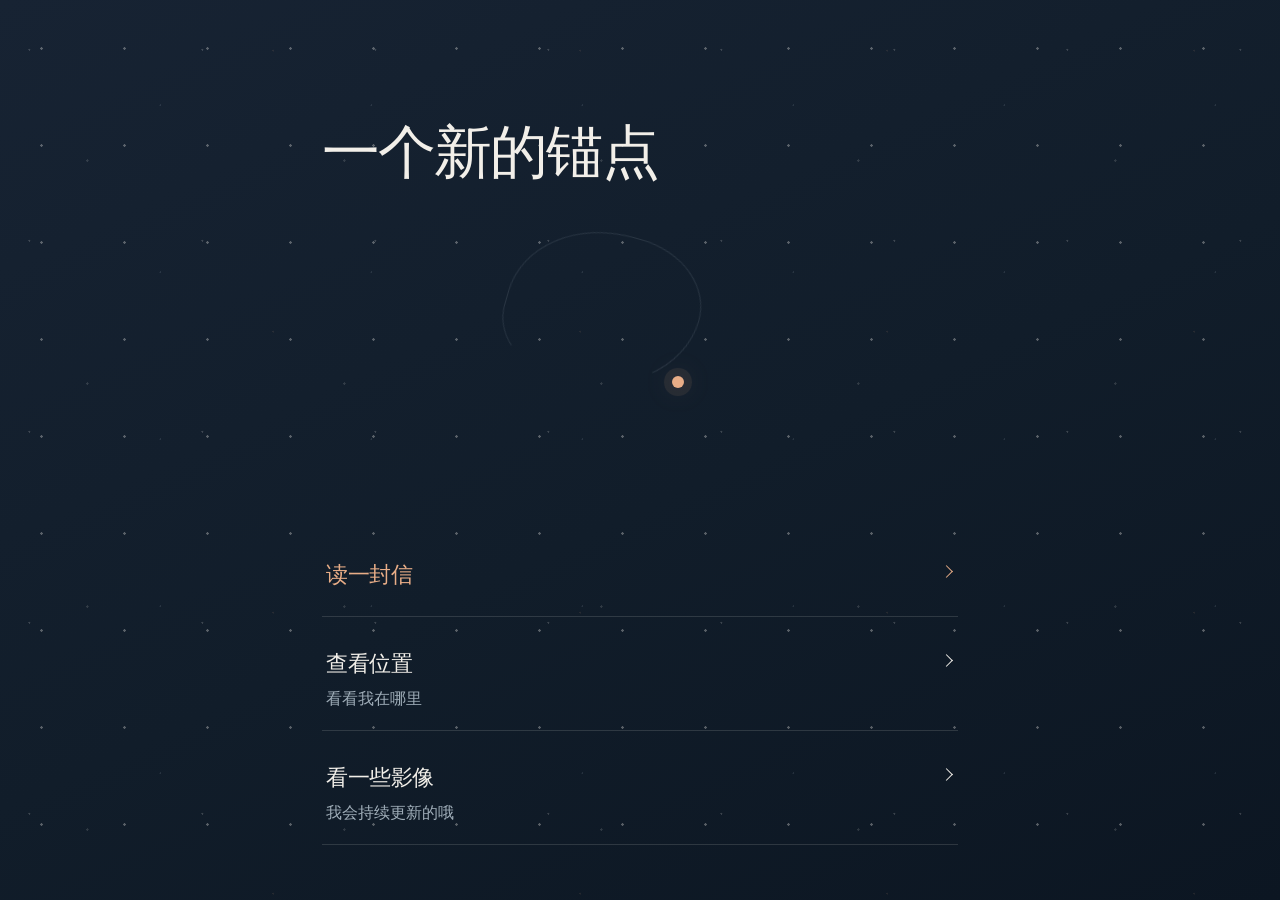
<file: static/index.html>
<!doctype html>
<html lang="zh-CN">
<head>
  <meta charset="utf-8">
  <meta name="viewport" content="width=device-width, initial-scale=1, viewport-fit=cover">
  <meta name="theme-color" content="#0C1622">
  <meta name="robots" content="noindex,nofollow,noarchive">
  <title>一个新的锚点</title>
  <link rel="stylesheet" href="/static/theme.css">
  <link rel="stylesheet" href="/static/experience.css">
</head>
<body>
  <!--
    THESIS: A calm personal anchor offers two voluntary paths and refuses card-based romantic spectacle.
    OWN-WORLD: Deep navy night, soft ivory text, muted blue-gray, one #E8AD87 warm coordinate; sparse CSS stars, fine rules, native controls.
    STORY: 访客 chooses letter or location, reads without pressure, unlocks one-way location, and arrives at the map.
    FIRST VIEWPORT: “一个新的锚点” sits above a centered orbit/anchor with two full-width text actions below; the letter is primary on first visit.
    FORM: Spatial index, seed key starfield-coordinate.
    FINISH: unreviewed and undocumented is unfinished; this build ends with the finish review, the verdict, DESIGN.md, and every shipping raster carrying its provenance.
  -->
  <div class="star-field" aria-hidden="true"></div>

  <main class="experience-shell" id="experience-shell">
    <section class="experience-view entry-view" id="view-entry" aria-labelledby="entry-title">
      <div class="entry-context">
        <h1 id="entry-title">一个新的锚点</h1>
        <span class="anchor-point" aria-hidden="true"></span>
      </div>

      <div class="entry-actions" aria-label="选择入口">
        <button id="open-letter" type="button" data-priority="primary">
          <span data-copy="letter-title">读一封信</span>
          <small data-copy="letter-description">有几句话，想安静地留在这里。</small>
        </button>
        <button id="open-location" type="button">
          <span data-copy="location-title">查看位置</span>
          <small data-copy="location-description">直接看看我现在在哪里。</small>
        </button>
        <button id="open-videos" type="button">
          <span data-copy="videos-title">看一些影像</span>
          <small data-copy="videos-description">把一些画面留在这里。</small>
        </button>
      </div>
    </section>

    <article class="experience-view letter-view" id="view-letter" aria-labelledby="letter-title" data-letter-mode="full" hidden>
      <header class="view-header">
        <button class="back-button" id="letter-back" type="button">返回</button>
        <h1 id="letter-title">一封信</h1>
      </header>
      <div class="letter-copy" id="letter-copy">
        <div id="letter-opening">
          <p>你好，这是一封示例信。</p>
          <p>欢迎来到这个新的锚点。</p>
        </div>
        <div id="letter-body" aria-label="信件正文">
          <p>这里是一段示例正文。你可以把它替换成任何想写给访客的内容。</p>
          <p>正文内容统一放在 static/content.js 里配置，改完刷新页面即可生效。</p>
          <p>这一页只在访客主动输入访问码之后才会展示位置。</p>
          <p>示例段落：这里可以放第二段正文。</p>
          <p>示例段落：这里可以放第三段正文。</p>
          <p>示例段落：这里可以放第四段正文。</p>
          <p>示例段落：这里可以放第五段正文。</p>
          <p>示例段落：这里可以放最后一段正文。</p>
        </div>
        <div class="letter-playback-controls" aria-label="信件播放控制">
          <button id="letter-pause" type="button">暂停</button>
          <button id="letter-full" type="button">阅读全文</button>
        </div>
        <div id="letter-closing">
          <p>这里只会展示站主的位置，不会获取访客的定位，所以站主看不到你在哪里。</p>
          <p>访客打开这个页面时，站主不会收到任何通知。</p>
          <p>这个站点主要用于演示单向位置分享。</p>
        </div>
      </div>
      <button class="continue-button" id="letter-continue" type="button">继续前往位置</button>
    </article>

    <section class="experience-view videos-view" id="view-videos" aria-labelledby="videos-heading" hidden>
      <header class="view-header">
        <button class="back-button" id="videos-back" type="button">返回</button>
        <h1 id="videos-heading">一些影像</h1>
      </header>
      <p class="videos-feedback" id="videos-feedback" aria-live="polite"></p>
      <div class="video-stage" id="video-stage">
        <div class="video-list" id="video-list"></div>
        <p class="video-caption" id="video-caption"></p>
      </div>
      <div class="video-controls" id="video-controls" hidden>
        <button class="video-nav" id="video-prev" type="button" aria-label="上一个影像">←</button>
        <p class="video-counter" id="video-counter" aria-live="polite"></p>
        <button class="video-nav" id="video-next" type="button" aria-label="下一个影像">→</button>
      </div>
    </section>

    <section class="experience-view transition-view" id="view-transition" aria-label="正在前往位置" hidden>
      <div id="transition-copy"></div>
      <span class="traveling-anchor" aria-hidden="true"></span>
    </section>

    <section class="experience-view password-view" id="view-password" aria-labelledby="password-title" hidden>
      <button class="back-button" id="password-back" type="button">返回</button>
      <div class="password-content">
        <h1 id="password-title">查看位置</h1>
        <p id="password-hint">访问码是 6 位数字，请向站主索取。</p>
        <div class="otp" id="otp" role="group" aria-label="六位访问码">
          <input type="text" inputmode="numeric" pattern="[0-9]*" maxlength="1" autocomplete="one-time-code" aria-label="访问码第 1 位">
          <input type="text" inputmode="numeric" pattern="[0-9]*" maxlength="1" aria-label="访问码第 2 位">
          <input type="text" inputmode="numeric" pattern="[0-9]*" maxlength="1" aria-label="访问码第 3 位">
          <input type="text" inputmode="numeric" pattern="[0-9]*" maxlength="1" aria-label="访问码第 4 位">
          <input type="text" inputmode="numeric" pattern="[0-9]*" maxlength="1" aria-label="访问码第 5 位">
          <input type="text" inputmode="numeric" pattern="[0-9]*" maxlength="1" aria-label="访问码第 6 位">
        </div>
        <p id="password-feedback" aria-live="polite"></p>
      </div>
    </section>

    <noscript>
      <article class="letter-view" aria-labelledby="noscript-letter-title">
        <header class="view-header">
          <h1 id="noscript-letter-title">一封信</h1>
        </header>
        <div class="letter-copy">
          <div>
            <p>你好，这是一封示例信。</p>
            <p>欢迎来到这个新的锚点。</p>
          </div>
          <div>
            <p>这里是一段示例正文。你可以把它替换成任何想写给访客的内容。</p>
            <p>正文内容统一放在 static/content.js 里配置，改完刷新页面即可生效。</p>
            <p>这一页只在访客主动输入访问码之后才会展示位置。</p>
            <p>示例段落：这里可以放第二段正文。</p>
            <p>示例段落：这里可以放第三段正文。</p>
            <p>示例段落：这里可以放第四段正文。</p>
            <p>示例段落：这里可以放第五段正文。</p>
            <p>示例段落：这里可以放最后一段正文。</p>
          </div>
          <div>
            <p>这里只会展示站主的位置，不会获取访客的定位，所以站主看不到你在哪里。</p>
            <p>访客打开这个页面时，站主不会收到任何通知。</p>
            <p>这个站点主要用于演示单向位置分享。</p>
          </div>
        </div>
        <p class="noscript-note">查看位置和影像需要启用 JavaScript。</p>
      </article>
    </noscript>
  </main>

  <script src="/static/content.js"></script>
  <script src="/static/experience-core.js"></script>
  <script src="/static/experience.js"></script>
</body>
</html>
</file>
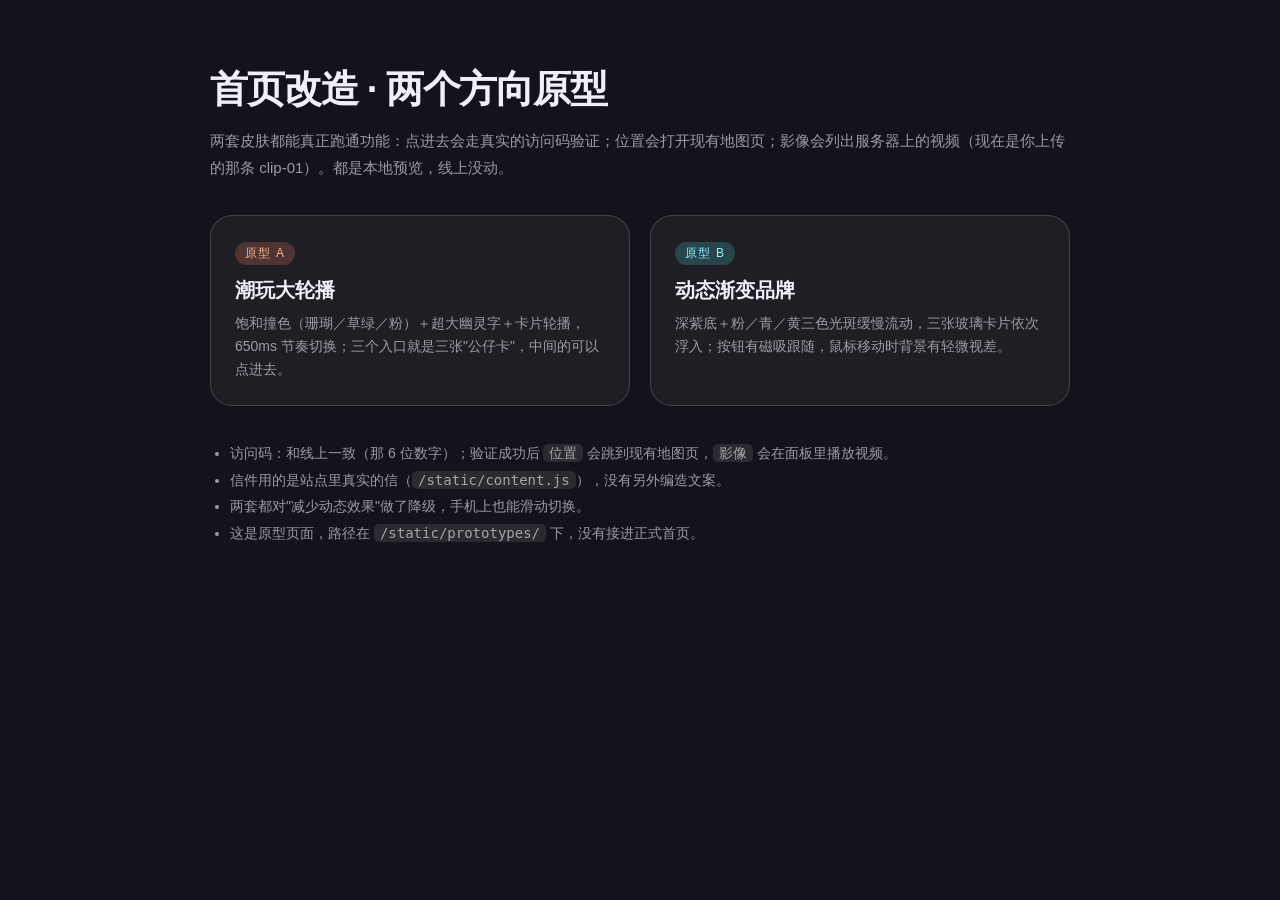
<file: static/prototypes/index.html>
<!doctype html>
<html lang="zh-CN">
<head>
<meta charset="utf-8">
<meta name="viewport" content="width=device-width, initial-scale=1">
<meta name="robots" content="noindex,nofollow,noarchive">
<title>首页改造原型 · 两个方向</title>
<style>
  :root { color-scheme: dark; }
  * { box-sizing: border-box; }
  body { margin: 0; padding: clamp(28px, 6vw, 64px) clamp(18px, 5vw, 48px);
         background: #14121a; color: #f2eef8; font-family: -apple-system, BlinkMacSystemFont, "PingFang SC", sans-serif; }
  main { max-width: 860px; margin-inline: auto; }
  h1 { margin: 0 0 12px; font-size: clamp(26px, 5vw, 38px); font-weight: 900; letter-spacing: -0.03em; }
  p.lede { margin: 0 0 34px; font-size: 15px; line-height: 1.8; color: rgba(242,238,248,.62); }
  .grid { display: grid; gap: 20px; grid-template-columns: repeat(auto-fit, minmax(280px, 1fr)); }
  a.card { display: block; padding: 26px 24px 24px; border-radius: 22px; text-decoration: none; color: inherit;
           border: 1px solid rgba(255,255,255,.16); background: rgba(255,255,255,.05);
           transition: transform 220ms ease, border-color 220ms ease, background 220ms ease; }
  a.card:hover { transform: translateY(-3px); border-color: rgba(255,255,255,.4); background: rgba(255,255,255,.09); }
  .tag { display: inline-block; margin-bottom: 12px; padding: 3px 10px; border-radius: 999px; font-size: 12px; letter-spacing: .1em; }
  .tag-a { background: rgba(244,132,95,.22); color: #ffb28f; }
  .tag-b { background: rgba(92,244,255,.18); color: #8ef1ff; }
  h2 { margin: 0 0 8px; font-size: 20px; }
  a.card p { margin: 0; font-size: 14px; line-height: 1.65; color: rgba(242,238,248,.6); }
  ul.notes { margin: 34px 0 0; padding-left: 20px; font-size: 14px; line-height: 1.9; color: rgba(242,238,248,.62); }
  code { background: rgba(255,255,255,.1); padding: 1px 6px; border-radius: 5px; }
</style>
</head>
<body>
  <main>
    <h1>首页改造 · 两个方向原型</h1>
    <p class="lede">两套皮肤都能真正跑通功能：点进去会走真实的访问码验证；位置会打开现有地图页；影像会列出服务器上的视频（现在是你上传的那条 clip-01）。都是本地预览，线上没动。</p>

    <div class="grid">
      <a class="card" href="/static/prototypes/toonhub/index.html">
        <span class="tag tag-a">原型 A</span>
        <h2>潮玩大轮播</h2>
        <p>饱和撞色（珊瑚／草绿／粉）＋超大幽灵字＋卡片轮播，650ms 节奏切换；三个入口就是三张"公仔卡"，中间的可以点进去。</p>
      </a>
      <a class="card" href="/static/prototypes/gradient/index.html">
        <span class="tag tag-b">原型 B</span>
        <h2>动态渐变品牌</h2>
        <p>深紫底＋粉／青／黄三色光斑缓慢流动，三张玻璃卡片依次浮入；按钮有磁吸跟随，鼠标移动时背景有轻微视差。</p>
      </a>
    </div>

    <ul class="notes">
      <li>访问码：和线上一致（那 6 位数字）；验证成功后 <code>位置</code> 会跳到现有地图页，<code>影像</code> 会在面板里播放视频。</li>
      <li>信件用的是站点里真实的信（<code>/static/content.js</code>），没有另外编造文案。</li>
      <li>两套都对"减少动态效果"做了降级，手机上也能滑动切换。</li>
      <li>这是原型页面，路径在 <code>/static/prototypes/</code> 下，没有接进正式首页。</li>
    </ul>
  </main>
</body>
</html>
</file>
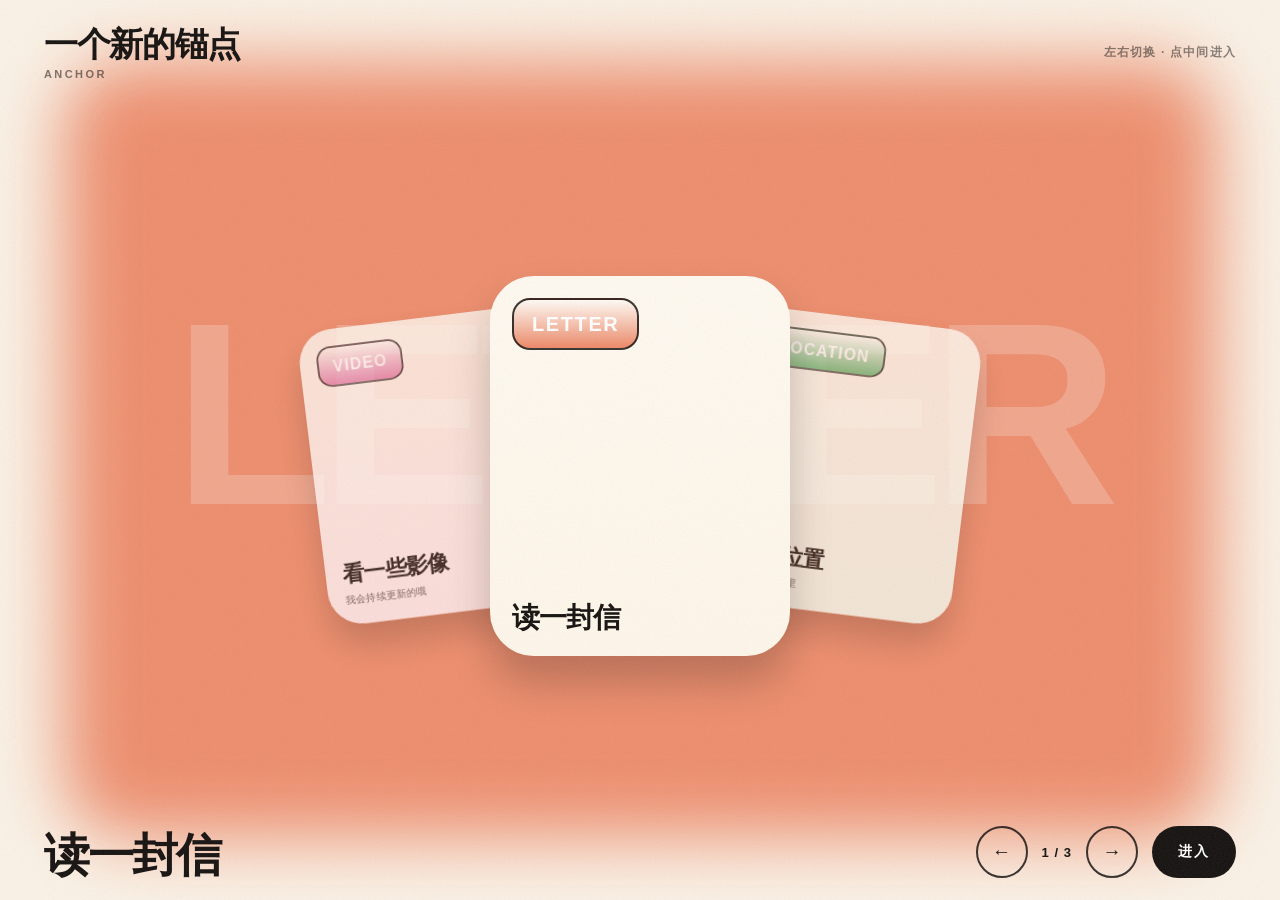
<file: static/home.html>
<!doctype html>
<html lang="zh-CN">
<head>
<meta charset="utf-8">
<meta name="viewport" content="width=device-width, initial-scale=1, viewport-fit=cover">
<meta name="theme-color" content="#FBF3E7">
<meta name="robots" content="noindex,nofollow,noarchive">
<title>欢迎你，访客</title>
<link rel="stylesheet" href="/static/home.css">
</head>
<body>
  <!--
    THESIS: 三个入口做成三张可轮播的卡片，中间那张是当下的主角。
    OWN-WORLD: 饱和但降过饱和的珊瑚/草绿/粉，奶油色卡片，胶囊按钮，颗粒噪点。
    STORY: 访客左右切换，选一张卡进去：读信、看位置、看影像。
  -->
  <div class="backdrop" id="backdrop" aria-hidden="true"></div>
  <div class="grain" aria-hidden="true"></div>

  <main class="stage">
    <header>
      <h1 class="brand" id="brand">一个新的锚点<small>ANCHOR</small></h1>
      <span class="hint">左右切换 · 点中间进入</span>
    </header>

    <div class="ghost" id="ghost" aria-hidden="true">LETTER</div>

    <div class="carousel" id="carousel" role="group" aria-label="三个入口"></div>

    <div class="bottom">
      <div class="copy">
        <h2 id="copy-title">读一封信</h2>
        <p id="copy-desc"></p>
      </div>
      <div class="actions">
        <button class="nav-btn" id="prev" type="button" aria-label="上一个入口">←</button>
        <span class="counter" id="counter" aria-hidden="true">1 / 3</span>
        <button class="nav-btn" id="next" type="button" aria-label="下一个入口">→</button>
        <button class="cta" id="enter" type="button">进入</button>
      </div>
    </div>
  </main>

  <div class="anchor-panel" id="panel" hidden></div>

  <section class="videos-view" id="view-videos" hidden aria-labelledby="videos-heading">
    <header class="videos-header">
      <button class="videos-back" id="videos-back" type="button">← 返回</button>
      <h2 id="videos-heading">一些影像</h2>
      <span class="videos-counter" id="videos-counter" aria-hidden="true"></span>
    </header>
    <div class="videos-stage" id="videos-stage" aria-label="影像列表"></div>
    <p class="videos-note" id="videos-note" hidden></p>
    <p class="videos-feedback" id="videos-feedback" aria-live="polite"></p>
  </section>

  <noscript>
    <article class="noscript-letter">
      <h2>一封信</h2>
      <p>你好，这是一封示例信。</p>
      <p>欢迎来到这个新的锚点。</p>
      <p>这里是一段示例正文。你可以把它替换成任何想写给访客的内容。</p>
      <p>正文内容统一放在 static/content.js 里配置，改完刷新页面即可生效。</p>
      <p>这一页只在访客主动输入访问码之后才会展示位置。</p>
      <p>示例段落：这里可以放第二段正文。</p>
      <p>示例段落：这里可以放第三段正文。</p>
      <p>示例段落：这里可以放第四段正文。</p>
      <p>示例段落：这里可以放第五段正文。</p>
      <p>示例段落：这里可以放最后一段正文。</p>
      <p>这里只会展示站主的位置，不会获取访客的定位，所以站主看不到你在哪里。</p>
      <p>访客打开这个页面时，站主不会收到任何通知。</p>
      <p>这个站点主要用于演示单向位置分享。</p>
      <p class="noscript-note">查看位置和影像需要启用 JavaScript。</p>
    </article>
  </noscript>

  <script src="/static/content.js"></script>
  <script src="/static/anchor-core.js"></script>
  <script src="/static/home.js"></script>
</body>
</html>
</file>
<file: static/theme.css>
:root {
  --night-1: #172333;
  --night-2: #111D2A;
  --night-3: #0C1622;
  --ink: #F2EFE9;
  --muted: #9FADB8;
  --anchor: #E8AD87;
  --map-ground: #DFE3E1;
  --focus: #E8AD87;
  --sans: -apple-system, BlinkMacSystemFont, "SF Pro Text", "PingFang SC", "Microsoft YaHei", sans-serif;
  --serif: "Songti SC", "STSong", "Noto Serif CJK SC", serif;
}

* {
  box-sizing: border-box;
}

html {
  min-height: 100%;
  color-scheme: dark;
  background: var(--night-3);
  scroll-behavior: smooth;
  scrollbar-color: rgba(232, 173, 135, 0.46) var(--night-3);
}

body {
  margin: 0;
  min-width: 320px;
  min-height: 100%;
  color: var(--ink);
  font-family: var(--sans);
  -webkit-font-smoothing: antialiased;
  -webkit-tap-highlight-color: transparent;
}

button,
input {
  font: inherit;
}

button {
  min-height: 44px;
}

button:disabled,
input:disabled {
  cursor: not-allowed;
  opacity: 0.52;
}

::selection {
  color: var(--night-3);
  background: var(--anchor);
}

input {
  caret-color: var(--anchor);
}

:focus-visible {
  outline: 3px solid var(--focus);
  outline-offset: 4px;
}

.sr-only {
  position: absolute;
  width: 1px;
  height: 1px;
  padding: 0;
  margin: -1px;
  overflow: hidden;
  clip: rect(0, 0, 0, 0);
  white-space: nowrap;
  border: 0;
}

[hidden] {
  display: none !important;
}
</file>
<file: static/experience.css>
body {
  background: linear-gradient(155deg, var(--night-1) 0%, var(--night-2) 54%, var(--night-3) 100%);
  overflow-x: hidden;
}

.experience-shell {
  position: relative;
  z-index: 1;
  width: min(100%, 680px);
  min-height: 100dvh;
  padding: max(28px, env(safe-area-inset-top)) 22px max(28px, env(safe-area-inset-bottom));
  margin-inline: auto;
}

.experience-view {
  min-height: calc(100dvh - 56px);
}

.star-field {
  position: fixed;
  inset: 0;
  pointer-events: none;
  opacity: 0.54;
  background-image: radial-gradient(circle, rgba(242, 239, 233, 0.6) 0 1px, transparent 1.5px);
  background-size: 83px 97px;
}

.star-field::before,
.star-field::after {
  position: absolute;
  inset: 0;
  content: "";
  background-repeat: repeat;
}

.star-field::before {
  opacity: 0.52;
  background-image:
    radial-gradient(circle at 17% 26%, rgba(242, 239, 233, 0.7) 0 0.8px, transparent 1.2px),
    radial-gradient(circle at 76% 63%, rgba(159, 173, 184, 0.58) 0 0.7px, transparent 1.1px);
  background-size: 173px 191px, 211px 167px;
}

.star-field::after {
  opacity: 0.38;
  background-image:
    radial-gradient(circle at 34% 72%, rgba(242, 239, 233, 0.72) 0 1px, transparent 1.4px),
    radial-gradient(circle at 89% 18%, rgba(232, 173, 135, 0.52) 0 0.8px, transparent 1.2px);
  background-size: 257px 223px, 307px 281px;
}

.entry-view {
  display: flex;
  flex-direction: column;
  justify-content: space-between;
  padding-block: clamp(42px, 10vh, 92px) clamp(8px, 3vh, 28px);
}

.entry-context {
  position: relative;
  width: min(100%, 28rem);
  padding-block-end: clamp(120px, 26vh, 220px);
}

.entry-context::after {
  position: absolute;
  right: clamp(22px, 12vw, 74px);
  bottom: 18px;
  width: clamp(118px, 36vw, 190px);
  height: clamp(96px, 28vw, 154px);
  border: 1px solid rgba(159, 173, 184, 0.16);
  border-block-end-color: transparent;
  border-radius: 58% 42% 63% 37%;
  content: "";
  animation: anchor-ring-arrival 1200ms cubic-bezier(0.16, 1, 0.3, 1) both;
  transform: rotate(16deg);
  transform-origin: 52% 56%;
}

#entry-title {
  max-width: 9em;
  margin: 0;
  font-size: clamp(34px, 9vw, 58px);
  font-weight: 500;
  line-height: 1.18;
  letter-spacing: -0.035em;
  text-wrap: balance;
}

.anchor-point,
.traveling-anchor {
  display: block;
  width: 12px;
  height: 12px;
  border-radius: 50%;
  background: var(--anchor);
  box-shadow: 0 0 0 8px rgba(232, 173, 135, 0.08), 0 0 30px rgba(232, 173, 135, 0.32);
}

.anchor-point {
  position: absolute;
  right: clamp(30px, 14vw, 86px);
  bottom: 18px;
  z-index: 1;
  animation: anchor-point-arrival 1000ms 160ms cubic-bezier(0.16, 1, 0.3, 1) both;
  transform-origin: center;
}

@keyframes anchor-ring-arrival {
  0% {
    opacity: 0.24;
    filter: blur(1.5px);
    transform: rotate(7deg) scale(0.93);
  }

  68% {
    opacity: 1;
    filter: blur(0);
    transform: rotate(18deg) scale(1.015);
  }

  100% {
    opacity: 1;
    filter: blur(0);
    transform: rotate(16deg) scale(1);
  }
}

@keyframes anchor-point-arrival {
  0% {
    opacity: 0.5;
    box-shadow: 0 0 0 2px rgba(232, 173, 135, 0.04), 0 0 8px rgba(232, 173, 135, 0.14);
    transform: scale(0.72);
  }

  58% {
    opacity: 1;
    box-shadow: 0 0 0 12px rgba(232, 173, 135, 0.08), 0 0 34px rgba(232, 173, 135, 0.38);
    transform: scale(1.16);
  }

  100% {
    opacity: 1;
    box-shadow: 0 0 0 8px rgba(232, 173, 135, 0.08), 0 0 30px rgba(232, 173, 135, 0.32);
    transform: scale(1);
  }
}

@keyframes anchor-reduced-fade {
  from {
    opacity: 0.72;
  }

  to {
    opacity: 1;
  }
}

.entry-actions {
  display: grid;
  gap: 14px;
  margin-top: clamp(44px, 12vh, 120px);
}

.entry-actions button {
  position: relative;
  padding: 18px 36px 18px 4px;
  color: var(--ink);
  text-align: start;
  cursor: pointer;
  background: transparent;
  border: 0;
  border-block-end: 1px solid rgba(242, 239, 233, 0.14);
  transition: color 180ms ease-out, border-color 180ms ease-out;
}

.entry-actions button::after {
  position: absolute;
  top: 25px;
  right: 7px;
  width: 8px;
  height: 8px;
  border-block-start: 1px solid currentColor;
  border-inline-end: 1px solid currentColor;
  content: "";
  transform: rotate(45deg);
}

.entry-actions button[data-priority="primary"] {
  color: var(--anchor);
}

.entry-actions button > span {
  display: block;
  font-size: clamp(18px, 5vw, 22px);
  font-weight: 550;
  letter-spacing: -0.02em;
}

.entry-actions small {
  display: block;
  margin-top: 8px;
  color: var(--muted);
  font-size: 16px;
  line-height: 1.55;
}

.view-header {
  display: flex;
  align-items: center;
  justify-content: space-between;
  gap: 24px;
  margin-block-end: clamp(44px, 10vh, 84px);
}

.view-header h1 {
  margin: 0;
  font-family: var(--sans);
  font-size: 15px;
  font-weight: 500;
  letter-spacing: 0.06em;
}

.back-button,
.continue-button {
  color: var(--muted);
  cursor: pointer;
  background: transparent;
  border: 0;
}

.back-button {
  padding: 8px 4px;
  text-decoration: underline;
  text-decoration-color: rgba(159, 173, 184, 0.42);
  text-underline-offset: 5px;
}

.letter-view {
  max-width: 34em;
  padding-block: 8px 32px;
  margin-inline: auto;
  font-family: var(--serif);
  font-size: clamp(16px, 2.5vw, 19px);
  line-height: 1.95;
}

.letter-copy {
  max-width: 68ch;
}

.letter-copy p {
  margin: 0 0 1.25em;
}

#letter-opening {
  margin-block-end: clamp(46px, 9vh, 78px);
  color: var(--ink);
  font-size: 1.08em;
}

#letter-body:empty {
  display: none;
}

.letter-view[data-letter-mode="playing"] #letter-opening,
.letter-view[data-letter-mode="paused"] #letter-opening {
  margin-block-end: 24px;
  color: var(--muted);
  font-size: 1em;
}

.letter-view[data-letter-mode="playing"] #letter-body,
.letter-view[data-letter-mode="paused"] #letter-body {
  position: relative;
  display: grid;
  min-height: clamp(230px, 36vh, 310px);
  place-items: center;
}

.letter-view[data-letter-mode="playing"] #letter-body p,
.letter-view[data-letter-mode="paused"] #letter-body p {
  position: absolute;
  inset: 0;
  display: grid;
  max-width: 29em;
  margin: auto;
  color: var(--ink);
  font-size: 1.06em;
  line-height: 2;
  text-align: start;
  opacity: 0;
  filter: blur(6px);
  place-items: center start;
}

.letter-view[data-letter-mode="playing"] #letter-closing,
.letter-view[data-letter-mode="paused"] #letter-closing,
.letter-view[data-letter-mode="playing"] .continue-button,
.letter-view[data-letter-mode="paused"] .continue-button,
.letter-view[data-letter-mode="complete"] #letter-body {
  display: none;
}

.letter-playback-controls {
  display: flex;
  align-items: center;
  justify-content: center;
  gap: 22px;
  min-height: 48px;
  margin-block: 12px 38px;
  font-family: var(--sans);
  font-size: 16px;
}

.letter-playback-controls button {
  min-height: 44px;
  padding: 8px 2px;
  color: var(--muted);
  cursor: pointer;
  background: transparent;
  border: 0;
  text-decoration: underline;
  text-decoration-color: rgba(159, 173, 184, 0.38);
  text-underline-offset: 5px;
}

.letter-view[data-letter-mode="full"] #letter-pause,
.letter-view[data-letter-mode="complete"] #letter-pause {
  display: none;
}

#letter-closing {
  color: var(--muted);
}

.continue-button {
  display: block;
  min-height: 48px;
  padding: 8px 2px;
  margin-block-start: clamp(46px, 10vh, 82px);
  margin-inline-start: auto;
  color: var(--anchor);
  border-block-end: 1px solid rgba(232, 173, 135, 0.38);
}

.transition-view {
  position: relative;
  display: grid;
  overflow: hidden;
  place-items: center;
  isolation: isolate;
}

.transition-view::before {
  position: absolute;
  width: min(76vw, 480px);
  aspect-ratio: 1.7;
  border: 1px solid rgba(159, 173, 184, 0.2);
  border-block-start-color: rgba(232, 173, 135, 0.34);
  border-radius: 50%;
  content: "";
  transform: rotate(-18deg);
}

.transition-view::after {
  position: absolute;
  width: min(68vw, 380px);
  height: 21px;
  background:
    linear-gradient(rgba(242, 239, 233, 0.26), rgba(242, 239, 233, 0.26)) top / 100% 1px no-repeat,
    linear-gradient(rgba(242, 239, 233, 0.18), rgba(242, 239, 233, 0.18)) center / 100% 1px no-repeat,
    linear-gradient(rgba(242, 239, 233, 0.1), rgba(242, 239, 233, 0.1)) bottom / 100% 1px no-repeat;
  content: "";
  animation: letter-fade 900ms cubic-bezier(0.16, 1, 0.3, 1) both;
}

.transition-view #transition-copy,
.traveling-anchor {
  position: relative;
  z-index: 1;
}

.transition-view #transition-copy:not(:empty) {
  max-width: 65ch;
  color: var(--muted);
  line-height: 1.7;
  text-align: center;
}

@keyframes letter-fade {
  from {
    opacity: 0.72;
    filter: blur(0);
    transform: translateY(-8px);
  }

  to {
    opacity: 0;
    filter: blur(5px);
    transform: translateY(-18px);
  }
}

.password-view {
  position: relative;
  padding-block: 8px 32px;
}

.password-content {
  display: flex;
  min-height: calc(100dvh - 180px);
  flex-direction: column;
  align-items: center;
  justify-content: center;
  text-align: center;
}

.password-content h1 {
  margin: 0 0 18px;
  font-size: clamp(28px, 8vw, 42px);
  font-weight: 500;
  letter-spacing: -0.035em;
}

#password-hint {
  max-width: 24em;
  margin: 0 0 34px;
  color: var(--ink);
  line-height: 1.7;
}

.otp {
  display: flex;
  justify-content: center;
  gap: clamp(6px, 2vw, 12px);
  width: 100%;
}

.otp input {
  width: clamp(40px, 12vw, 48px);
  height: 56px;
  padding: 0;
  color: var(--ink);
  font-size: 24px;
  font-variant-numeric: tabular-nums;
  text-align: center;
  background: rgba(255, 255, 255, 0.04);
  border: 1px solid rgba(242, 239, 233, 0.16);
  border-radius: 12px;
  transition: border-color 160ms ease-out, background-color 160ms ease-out;
}

.otp input:focus-visible,
.otp input.filled {
  background: rgba(232, 173, 135, 0.07);
  border-color: rgba(232, 173, 135, 0.62);
}

#password-feedback {
  min-height: 1.7em;
  max-width: 32em;
  margin: 22px 0 0;
  color: var(--anchor);
  font-size: 16px;
  line-height: 1.7;
}

html[data-auth="success"] .password-content h1,
html[data-auth="success"] #password-hint,
html[data-auth="success"] #password-back {
  color: var(--muted);
}

html[data-auth="success"] #password-feedback {
  color: var(--ink);
}

html[data-auth="success"] .otp input {
  background: transparent;
  border-color: var(--anchor);
}

/* ---------- 一些影像 ---------- */
.videos-view {
  display: flex;
  flex-direction: column;
  min-height: calc(100dvh - 56px);
  padding-block: clamp(16px, 4vh, 40px);
}

.videos-feedback {
  min-height: 24px;
  margin: 0 0 16px;
  color: var(--muted);
  font-size: 16px;
  line-height: 1.6;
}

.videos-feedback:empty {
  margin-block-end: 0;
}

.video-stage {
  position: relative;
  width: min(100%, 340px, calc((100dvh - 320px) * 9 / 16));
  margin-inline: auto;
}

.video-list {
  display: grid;
}

.video-card {
  grid-area: 1 / 1;
  margin: 0;
}

.video-card video {
  display: block;
  width: 100%;
  aspect-ratio: 9 / 16;
  object-fit: contain;
  background: rgba(23, 35, 51, 0.92);
  border: 1px solid rgba(242, 239, 233, 0.16);
  border-radius: 18px;
}

.video-caption {
  margin: 14px 0 0;
  color: var(--ink);
  font-size: 16px;
  line-height: 1.5;
  text-align: center;
}

.video-controls {
  display: flex;
  align-items: center;
  justify-content: center;
  gap: 22px;
  margin-block-start: clamp(18px, 4vh, 32px);
}

.video-nav {
  width: 52px;
  height: 52px;
  color: var(--ink);
  font-size: 20px;
  line-height: 1;
  cursor: pointer;
  background: transparent;
  border: 1px solid rgba(242, 239, 233, 0.24);
  border-radius: 50%;
  transition: color 180ms ease-out, border-color 180ms ease-out;
}

.video-counter {
  min-width: 4.5em;
  margin: 0;
  color: var(--muted);
  font-size: 16px;
  letter-spacing: 0.06em;
  text-align: center;
}

.noscript-note {
  position: relative;
  z-index: 2;
  max-width: 42em;
  padding-block-start: 18px;
  margin: 0;
  color: var(--muted);
  font-size: 16px;
  line-height: 1.6;
}

@media (hover: hover) {
  .entry-actions button:hover,
  .back-button:hover,
  .continue-button:hover,
  .video-nav:hover,
  .letter-playback-controls button:hover {
    color: var(--anchor);
  }

  .video-nav:hover {
    border-color: rgba(232, 173, 135, 0.55);
  }

  .entry-actions button:hover {
    border-block-end-color: rgba(232, 173, 135, 0.46);
  }
}

@media (max-width: 359px) {
  .experience-shell {
    padding-inline: 14px;
  }

  .otp {
    gap: 5px;
  }
}

@media (prefers-reduced-motion: reduce) {
  *,
  *::before,
  *::after {
    scroll-behavior: auto !important;
    animation-duration: 0.01ms !important;
    animation-iteration-count: 1 !important;
    transition-duration: 0.01ms !important;
  }

  .transition-view::after {
    opacity: 0;
    animation: none;
  }

  .entry-context::after,
  .anchor-point {
    animation-name: anchor-reduced-fade !important;
    animation-duration: 180ms !important;
    animation-delay: 0ms !important;
  }

  .letter-playback-controls {
    justify-content: flex-start;
  }
}
</file>
<file: static/home.css>
:root {
  --ink: #14100e;
  --ink-soft: rgba(20, 16, 14, .66);
  --panel: #fff7e9;
  /* 恒定最外圈颜色：页面四边 + 浏览器工具栏区域都用它，切卡时不变化 */
  --canvas: #FBF3E7;
  --letter-bg: #EE8765;
  --letter-stage: #FEF7EA;
  --location-bg: #6EBC7C;
  --location-stage: #F4FEF3;
  --media-bg: #E486B4;
  --media-stage: #FFF4F9;
  --display: "Impact", "Haettenschweiler", "Arial Narrow", "PingFang SC", sans-serif;
  --sans: -apple-system, BlinkMacSystemFont, "PingFang SC", "Hiragino Sans GB", "Microsoft YaHei", sans-serif;
  --shift: 650ms;
}

* { box-sizing: border-box; }

/* 必须显式声明：否则 .anchor-panel 的 display 会盖掉 [hidden]，遮罩会一直挡住页面 */
[hidden] { display: none !important; }

/* 整屏换色：颜色同时铺在 html（画布）+ 固定图层上，避免手机上出现两条残留色块 */
html {
  height: 100%;
  background: var(--canvas);
}

body {
  margin: 0;
  height: 100%;
  color: var(--ink);
  font-family: var(--sans);
  background: var(--canvas);
  overflow: hidden;
  -webkit-tap-highlight-color: transparent;
}

.backdrop {
  /* 上下各多延伸 25%：移动端浏览器工具栏让位时，可视区域可能比"固定层"更大，这样也盖得住 */
  position: fixed; left: 0; right: 0; top: -25vh; bottom: -25vh; z-index: 0;
  background: var(--canvas);
}

/* 颜色改为"中间的光晕"：四边始终是恒定底色，避免和浏览器工具栏打架 */
.wash {
  position: fixed; z-index: 0; pointer-events: none;
  left: 5%; right: 5%; top: 7%; bottom: 7%;
  border-radius: 64px; filter: blur(34px);
  opacity: 0;
  transition: opacity var(--shift) ease;
}
.wash.is-active { opacity: .94; }

@media (prefers-reduced-motion: reduce) {
  .wash { transition: none; }
}

.grain {
  position: fixed; inset: 0; z-index: 3; pointer-events: none; opacity: .2;
  background-image: url("data:image/svg+xml,%3Csvg xmlns='http://www.w3.org/2000/svg' width='140' height='140'%3E%3Cfilter id='n'%3E%3CfeTurbulence type='fractalNoise' baseFrequency='.85' numOctaves='3'/%3E%3C/filter%3E%3Crect width='140' height='140' filter='url(%23n)' opacity='.5'/%3E%3C/svg%3E");
}

.stage {
  position: relative; z-index: 1; height: 100dvh;
  padding: max(22px, env(safe-area-inset-top)) clamp(18px, 5vw, 44px) max(22px, env(safe-area-inset-bottom));
  display: flex; flex-direction: column;
}

header { display: flex; align-items: baseline; justify-content: space-between; gap: 16px; z-index: 2; }
.brand { margin: 0; font-family: var(--display); font-size: clamp(22px, 5vw, 34px); font-weight: 900; letter-spacing: -0.04em; }
.brand small { display: block; font-family: var(--sans); font-size: 11px; font-weight: 700; letter-spacing: .22em; opacity: .55; }
.hint { font-size: 12px; font-weight: 700; letter-spacing: .1em; text-transform: uppercase; opacity: .5; }

.ghost {
  position: absolute; left: 50%; top: 46%; transform: translate(-50%, -50%);
  font-family: var(--display); font-size: clamp(96px, 26vw, 260px); font-weight: 900; line-height: .8;
  letter-spacing: -0.05em; color: #fff; opacity: .22; white-space: nowrap; pointer-events: none;
  transition: opacity var(--shift) ease, transform var(--shift) cubic-bezier(.22, .61, .36, 1);
}

.carousel { position: relative; flex: 1; margin-top: clamp(10px, 3vh, 26px); }

.figure {
  position: absolute; left: 50%; top: 50%;
  width: clamp(180px, 42vw, 300px); height: clamp(240px, 56vw, 380px);
  border-radius: 44px; padding: 22px; display: flex; flex-direction: column; justify-content: space-between;
  transform: translate(-50%, -50%);
  transition: transform var(--shift) cubic-bezier(.22, .61, .36, 1), opacity var(--shift) ease, filter var(--shift) ease;
  box-shadow: 0 26px 42px rgba(0, 0, 0, .22);
  cursor: pointer; border: 0; text-align: left; font: inherit; color: inherit;
  background: linear-gradient(180deg, #fffaf1, var(--stage, var(--letter-stage)));
}
.figure[data-role="center"] { z-index: 2; }
.figure[data-role="left"] {
  z-index: 1; transform: translate(calc(-50% - clamp(120px, 26vw, 210px)), -50%) rotate(-7deg) scale(.78);
  opacity: .78; filter: blur(1px);
}
.figure[data-role="right"] {
  z-index: 1; transform: translate(calc(-50% + clamp(120px, 26vw, 210px)), -50%) rotate(7deg) scale(.78);
  opacity: .78; filter: blur(1px);
}
.figure[data-role="back"] { transform: translate(-50%, calc(-50% + 14px)) scale(.6); opacity: 0; pointer-events: none; }

.figure .glyph {
  display: inline-flex; align-items: center; justify-content: center;
  width: fit-content; min-height: 52px; padding: 10px 18px; border-radius: 18px;
  font-family: var(--display); font-size: clamp(15px, 3.4vw, 20px); font-weight: 900;
  letter-spacing: .08em; text-transform: uppercase; color: #fff;
  border: 2px solid rgba(20, 16, 14, .85);
}
.figure h3 { margin: 0; font-size: clamp(20px, 4.6vw, 28px); font-weight: 900; letter-spacing: -0.03em; line-height: 1.1; }
.figure p { margin: 8px 0 0; font-size: 13px; line-height: 1.5; color: var(--ink-soft); }
.figure:focus-visible { outline: 3px solid #14100e; outline-offset: 6px; }

.bottom { display: flex; align-items: flex-end; justify-content: space-between; gap: 18px; z-index: 2; }
.copy { max-width: 62%; }
.copy h2 { margin: 0; font-size: clamp(26px, 7vw, 46px); font-weight: 900; letter-spacing: -0.045em; line-height: .98; }
.copy p { margin: 10px 0 0; font-size: 14px; line-height: 1.55; color: var(--ink-soft); }

.actions { display: flex; align-items: center; gap: 14px; }
.nav-btn {
  width: 52px; height: 52px; border-radius: 50%; border: 2px solid rgba(20, 16, 14, .85); background: transparent;
  font-size: 19px; color: var(--ink); cursor: pointer; transition: transform 180ms ease, background 180ms ease;
}
.nav-btn:hover { transform: translateY(-2px); background: rgba(255, 255, 255, .35); }
.counter { font-size: 13px; font-weight: 700; letter-spacing: .08em; }
.cta {
  min-height: 52px; border: 0; border-radius: 999px; padding: 15px 26px; font-size: 14px; font-weight: 900;
  letter-spacing: .14em; text-transform: uppercase; background: #14100e; color: #fff; cursor: pointer;
  transition: transform 200ms cubic-bezier(.22, .61, .36, 1), box-shadow 200ms ease;
}
.cta:hover { transform: translateY(-2px) scale(1.02); box-shadow: 0 14px 26px rgba(0, 0, 0, .28); }

/* ---------- 面板：验证码 / 信件 / 位置 / 影像 ---------- */
.anchor-panel {
  position: fixed; inset: 0; z-index: 9; display: grid; place-items: center; padding: 20px;
  background: rgba(20, 16, 14, .55); backdrop-filter: blur(6px);
}
.anchor-panel .panel-card {
  position: relative; width: min(560px, 100%); max-height: 86dvh; overflow: auto;
  padding: 30px 26px 28px; border-radius: 30px; background: var(--panel); color: var(--ink);
  box-shadow: 0 30px 60px rgba(0, 0, 0, .35);
}
.anchor-panel .panel-close {
  position: fixed; z-index: 3;
  top: max(16px, env(safe-area-inset-top));
  right: max(16px, env(safe-area-inset-right));
  width: 54px; height: 54px; border-radius: 50%;
  border: 2px solid rgba(20, 16, 14, .85); background: var(--panel); color: var(--ink);
  font-size: 24px; line-height: 1; cursor: pointer;
  box-shadow: 0 12px 26px rgba(0, 0, 0, .28);
  transition: transform 160ms ease, background 160ms ease;
}
.anchor-panel .panel-close:hover { transform: scale(1.06); background: #fff; }
.anchor-panel .panel-close:active { transform: scale(.95); }
.panel-dismiss-hint {
  position: fixed; left: 50%; transform: translateX(-50%); z-index: 3; pointer-events: none;
  bottom: max(18px, env(safe-area-inset-bottom)); margin: 0;
  font-size: 12px; letter-spacing: .08em; color: rgba(255, 255, 255, .75);
}
.panel-kicker { margin: 0 0 6px; font-family: var(--display); font-size: 12px; letter-spacing: .2em; text-transform: uppercase; opacity: .6; }
.panel-title { margin: 0 0 8px; font-size: 24px; font-weight: 900; letter-spacing: -0.03em; }
.panel-hint { margin: 0 0 18px; font-size: 16px; line-height: 1.6; color: var(--ink-soft); }
.panel-otp { display: flex; gap: 10px; margin-bottom: 14px; }
.panel-otp input {
  width: 100%; min-width: 0; height: 62px; border-radius: 16px; border: 2px solid rgba(20, 16, 14, .75);
  background: #fff; text-align: center; font-size: 26px; font-weight: 900; color: var(--ink);
}
.panel-feedback { min-height: 22px; margin: 0; font-size: 16px; font-weight: 700; }
.panel-facts { display: grid; gap: 10px; margin: 0 0 16px; }
.panel-facts div { display: flex; align-items: baseline; justify-content: space-between; gap: 14px;
                   padding-block-end: 10px; border-bottom: 1px solid rgba(20, 16, 14, .14); }
.panel-facts dt { font-size: 13px; color: var(--ink-soft); }
.panel-facts dd { margin: 0; font-size: 15px; font-weight: 800; }
.panel-cta {
  width: 100%; min-height: 52px; margin-top: 6px; border: 0; border-radius: 999px; padding: 15px 22px;
  background: #14100e; color: #fff; font-size: 14px; font-weight: 900; letter-spacing: .06em; cursor: pointer;
}
.panel-letter p { margin: 0 0 16px; font-size: 16px; line-height: 1.9; }
.panel-card--videos { width: min(480px, 100%); background: #FCF3F8; }
.panel-video-stage { border-radius: 22px; overflow: hidden; background: #F3E2EC; }
.panel-video-stage video { display: block; width: 100%; aspect-ratio: 9 / 16; object-fit: contain; background: #F3E2EC; }
.panel-caption { margin: 14px 0 0; color: var(--ink-soft); font-size: 13px; font-weight: 700; letter-spacing: .04em; }
.panel-video-note {
  margin: 12px 0 0; padding: 14px 16px;
  border-radius: 16px; border: 2px solid rgba(20, 16, 14, .85);
  background: #FFFDF8; color: var(--ink);
  font-size: 16px; line-height: 1.7; white-space: pre-wrap;
}
.panel-video-nav { display: flex; align-items: center; justify-content: center; gap: 18px; margin-top: 12px; }
.panel-video-nav button {
  width: 48px; height: 48px; border-radius: 50%; border: 2px solid rgba(20, 16, 14, .8);
  background: transparent; color: var(--ink); font-size: 17px; cursor: pointer;
}
.panel-video-nav span { font-size: 13px; font-weight: 700; letter-spacing: .08em; }

.noscript-letter {
  max-width: 34em; margin: 0 auto; padding: 40px 24px 64px;
  background: var(--panel); color: var(--ink);
}
.noscript-letter h2 { margin: 0 0 18px; font-size: 22px; }
.noscript-letter p { margin: 0 0 16px; font-size: 16px; line-height: 1.9; }
.noscript-note { color: var(--ink-soft); font-size: 16px; }

/* 诊断模式：用 /new?debug=1 打开时显示，方便定位手机上的显示问题 */
.videos-view {
  position: fixed; inset: 0; z-index: 8;
  display: flex; flex-direction: column;
  background: var(--media-bg);
  padding: max(14px, env(safe-area-inset-top)) 0 max(16px, env(safe-area-inset-bottom));
}

.videos-header {
  display: flex; align-items: center; gap: 14px;
  padding: 4px clamp(16px, 5vw, 28px) 12px;
}

.videos-back {
  min-height: 44px; padding: 8px 16px; border-radius: 999px;
  border: 2px solid rgba(20, 16, 14, .85); background: rgba(255, 253, 248, .92);
  color: var(--ink); font-size: 14px; font-weight: 800; cursor: pointer;
}

.videos-header h2 {
  margin: 0; font-size: clamp(18px, 4.6vw, 22px); font-weight: 900; letter-spacing: -0.03em;
}

.videos-counter {
  margin-left: auto; font-size: 13px; font-weight: 700; letter-spacing: .08em; opacity: .72;
  font-variant-numeric: tabular-nums;
}

/* 纵深轮播：只同时显示三张（中间大、左右小且带旋转与模糊），左右可滑、可兜回 */
.videos-stage {
  position: relative; flex: 1;
  margin: clamp(6px, 1.6vh, 14px) clamp(16px, 5vw, 28px);
  perspective: 1200px;
  touch-action: none;          /* 横向拖动交给页面处理，不触发浏览器手势 */
}

.videos-card {
  position: absolute; left: 50%; top: 50%;
  height: min(100%, 58vh);     /* 手机上别占满整屏 */
  max-width: 78vw;
  aspect-ratio: 9 / 16;
  border-radius: 26px; overflow: hidden;
  background: #F6E7EF;
  border: 2px solid rgba(20, 16, 14, .85);
  box-shadow: 0 22px 44px rgba(20, 16, 14, .24);
  opacity: 0;
  transform: translate(-50%, -50%) translateX(var(--drag, 0px)) scale(.6);
  transition: transform 520ms cubic-bezier(.22, 1.08, .36, 1), opacity 380ms ease, filter 380ms ease;
  cursor: pointer;
  will-change: transform;
}

.videos-card video {
  display: block; width: 100%; height: 100%; object-fit: contain; background: #F6E7EF;
}

.videos-card[data-role="center"] {
  z-index: 3; opacity: 1;
  transform: translate(-50%, -50%) translateX(var(--drag, 0px));
}

.videos-card[data-role="left"] {
  z-index: 2; opacity: .82; filter: blur(1.2px);
  transform: translate(-50%, -50%) translateX(calc(-58% + var(--drag, 0px))) rotate(-7deg) scale(.8);
}

.videos-card[data-role="right"] {
  z-index: 2; opacity: .82; filter: blur(1.2px);
  transform: translate(-50%, -50%) translateX(calc(58% + var(--drag, 0px))) rotate(7deg) scale(.8);
}

.videos-card[data-role="back"] {
  z-index: 1; opacity: 0; pointer-events: none;
  transform: translate(-50%, -50%) translateX(var(--drag, 0px)) scale(.6);
}

.videos-card.in { transition: opacity 420ms ease; }

/* 手指拖动时不走过渡，卡片完全跟手 */
.videos-stage.dragging .videos-card { transition: none; }

.videos-note {
  margin: 14px clamp(16px, 5vw, 28px) 0; padding: 12px 16px;
  border-radius: 16px; border: 2px solid rgba(20, 16, 14, .85);
  background: rgba(255, 253, 248, .94); color: var(--ink);
  font-size: 16px; line-height: 1.7; white-space: pre-wrap;
}

.videos-feedback {
  margin: 12px clamp(16px, 5vw, 28px) 0; color: rgba(20, 16, 14, .78);
  font-size: 16px; line-height: 1.6;
}

.videos-feedback:empty { margin: 0; }

.debug-readout {
  position: fixed; left: 10px; right: 10px; bottom: 10px; z-index: 99;
  max-height: 45vh; overflow: auto; margin: 0; padding: 12px;
  background: #fff; color: #111; border: 2px solid #111; border-radius: 10px;
  font: 12px/1.5 ui-monospace, Menlo, monospace; white-space: pre-wrap;
}

@media (max-width: 620px) {
  .hint { display: none; }
  .bottom { flex-direction: column; align-items: stretch; }
  .copy { max-width: 100%; }
  .actions { justify-content: space-between; }
  .anchor-panel .panel-card { padding-top: 62px; }
}

@media (prefers-reduced-motion: reduce) {
  *, *::before, *::after {
    animation-duration: .01ms !important;
    animation-iteration-count: 1 !important;
    transition-duration: .01ms !important;
    scroll-behavior: auto !important;
  }
}
</file>
